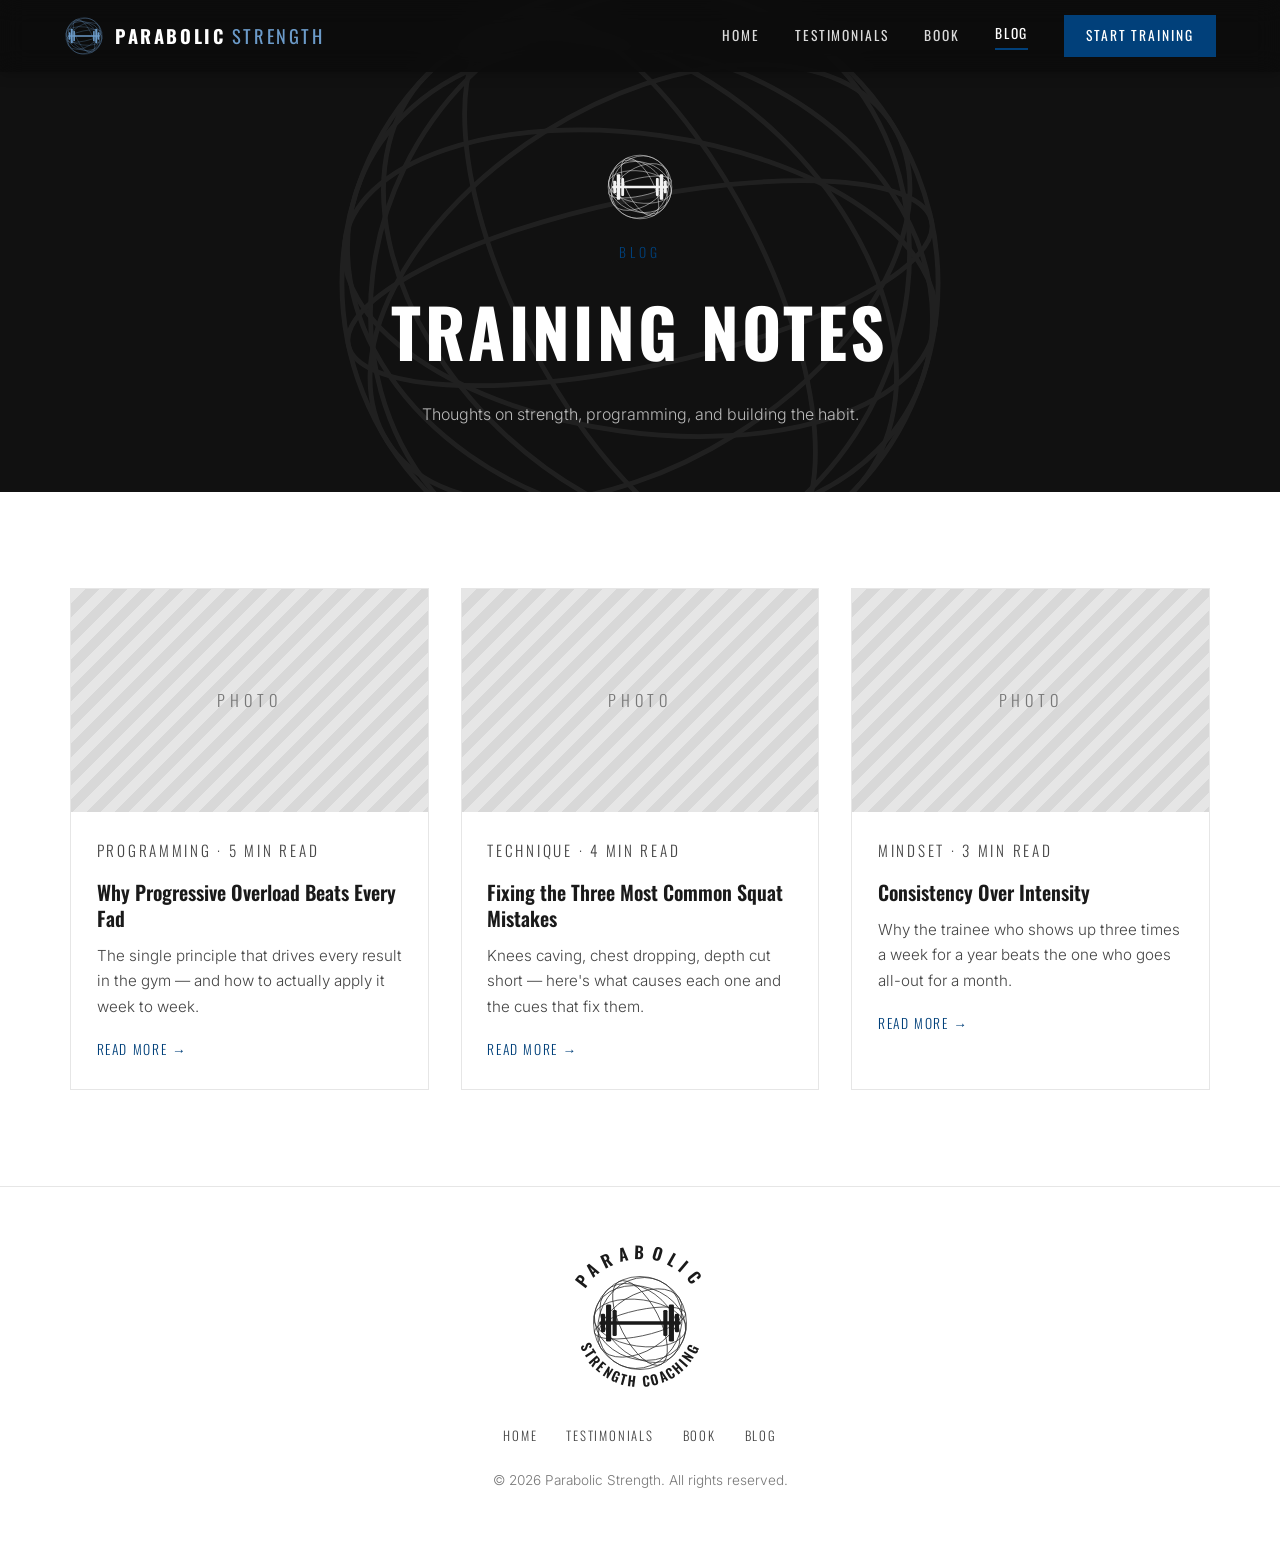
<file: blog.html>
<!DOCTYPE html>
<html lang="en">
<head>
  <meta charset="UTF-8">
  <meta name="viewport" content="width=device-width, initial-scale=1.0">
  <title>Blog — Parabolic Strength</title>
  <meta name="description" content="Training articles and coaching insights from Parabolic Strength.">
  <link rel="preconnect" href="https://fonts.googleapis.com">
  <link rel="preconnect" href="https://fonts.gstatic.com" crossorigin>
  <link href="https://fonts.googleapis.com/css2?family=Oswald:wght@400;500;600;700&family=Inter:wght@300;400;500;600&display=swap" rel="stylesheet">
  <link rel="stylesheet" href="css/style.css">
  <link rel="icon" type="image/svg+xml" href="assets/favicon.svg">
</head>
<body class="subpage">

  <!-- ===== NAVBAR ===== -->
  <header class="navbar solid" id="navbar">
    <a href="index.html" class="nav-logo"><span class="logo-mark"></span>PARABOLIC<span>STRENGTH</span></a>
    <nav class="nav-links" id="navLinks">
      <a href="index.html">Home</a>
      <a href="index.html#testimonials">Testimonials</a>
      <a href="book.html">Book</a>
      <a href="blog.html" class="active">Blog</a>
      <a href="book.html" class="nav-cta">Start Training</a>
    </nav>
    <button class="nav-toggle" id="navToggle" aria-label="Toggle menu">
      <span></span><span></span><span></span>
    </button>
  </header>

  <!-- ===== PAGE HEADER ===== -->
  <section class="page-header has-deco">
    <span class="deco-sphere header-sphere"></span>
    <div class="container">
      <span class="logo-mark page-mark"></span>
      <p class="section-kicker">Blog</p>
      <h1 class="page-title">TRAINING NOTES</h1>
      <p class="page-sub">Thoughts on strength, programming, and building the habit.</p>
    </div>
  </section>

  <!-- ===== POSTS ===== -->
  <section class="section blog">
    <div class="container">
      <div class="blog-grid">

        <article class="blog-card">
          <div class="blog-card-img photo-placeholder"></div>
          <div class="blog-card-body">
            <p class="blog-meta">Programming &middot; 5 min read</p>
            <h3>Why Progressive Overload Beats Every Fad</h3>
            <p>The single principle that drives every result in the gym — and how to actually apply it week to week.</p>
            <a href="#" class="blog-link">Read more &rarr;</a>
          </div>
        </article>

        <article class="blog-card">
          <div class="blog-card-img photo-placeholder"></div>
          <div class="blog-card-body">
            <p class="blog-meta">Technique &middot; 4 min read</p>
            <h3>Fixing the Three Most Common Squat Mistakes</h3>
            <p>Knees caving, chest dropping, depth cut short — here's what causes each one and the cues that fix them.</p>
            <a href="#" class="blog-link">Read more &rarr;</a>
          </div>
        </article>

        <article class="blog-card">
          <div class="blog-card-img photo-placeholder"></div>
          <div class="blog-card-body">
            <p class="blog-meta">Mindset &middot; 3 min read</p>
            <h3>Consistency Over Intensity</h3>
            <p>Why the trainee who shows up three times a week for a year beats the one who goes all-out for a month.</p>
            <a href="#" class="blog-link">Read more &rarr;</a>
          </div>
        </article>

      </div>
    </div>
  </section>

  <!-- ===== FOOTER ===== -->
  <footer class="footer">
    <div class="container footer-grid">
      <span class="logo-full footer-brand"></span>
      <nav class="footer-links">
        <a href="index.html">Home</a>
        <a href="index.html#testimonials">Testimonials</a>
        <a href="book.html">Book</a>
        <a href="blog.html">Blog</a>
      </nav>
      <p class="footer-copy">&copy; 2026 Parabolic Strength. All rights reserved.</p>
    </div>
  </footer>

  <script src="js/main.js"></script>
</body>
</html>
</file>
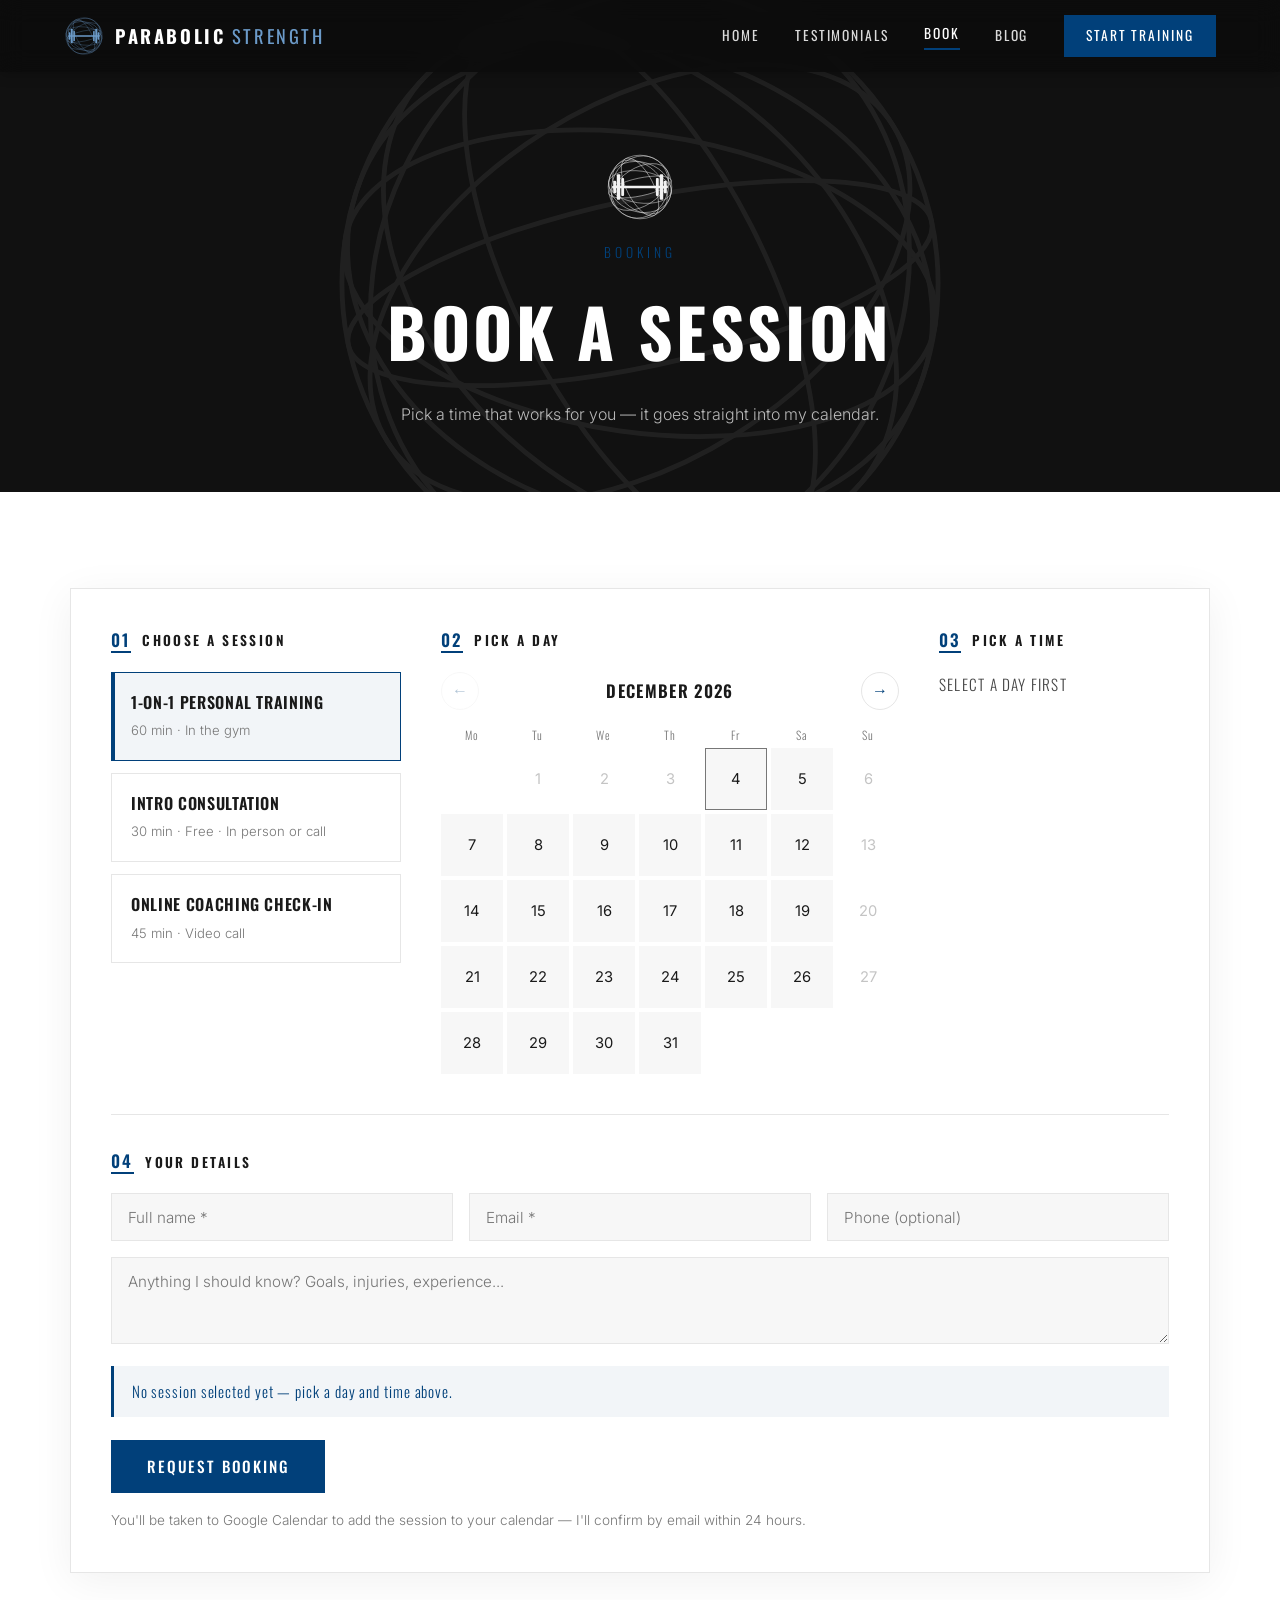
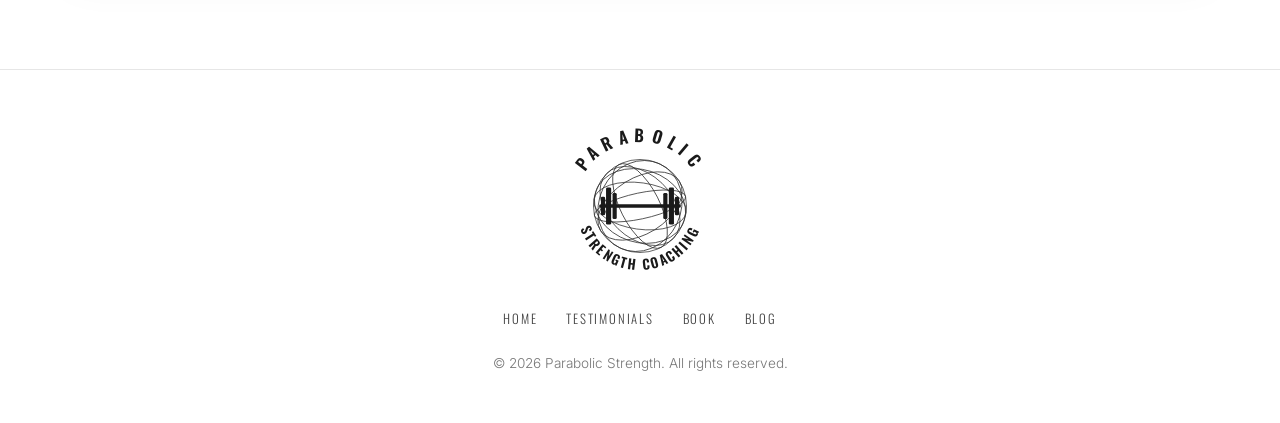
<file: book.html>
<!DOCTYPE html>
<html lang="en">
<head>
  <meta charset="UTF-8">
  <meta name="viewport" content="width=device-width, initial-scale=1.0">
  <title>Book a Session — Parabolic Strength</title>
  <meta name="description" content="Book a personal training session with Parabolic Strength.">
  <link rel="preconnect" href="https://fonts.googleapis.com">
  <link rel="preconnect" href="https://fonts.gstatic.com" crossorigin>
  <link href="https://fonts.googleapis.com/css2?family=Oswald:wght@400;500;600;700&family=Inter:wght@300;400;500;600&display=swap" rel="stylesheet">
  <link rel="stylesheet" href="css/style.css">
  <link rel="icon" type="image/svg+xml" href="assets/favicon.svg">
</head>
<body class="subpage">

  <!-- ===== NAVBAR ===== -->
  <header class="navbar solid" id="navbar">
    <a href="index.html" class="nav-logo"><span class="logo-mark"></span>PARABOLIC<span>STRENGTH</span></a>
    <nav class="nav-links" id="navLinks">
      <a href="index.html">Home</a>
      <a href="index.html#testimonials">Testimonials</a>
      <a href="book.html" class="active">Book</a>
      <a href="blog.html">Blog</a>
      <a href="book.html" class="nav-cta">Start Training</a>
    </nav>
    <button class="nav-toggle" id="navToggle" aria-label="Toggle menu">
      <span></span><span></span><span></span>
    </button>
  </header>

  <!-- ===== PAGE HEADER ===== -->
  <section class="page-header has-deco">
    <span class="deco-sphere header-sphere"></span>
    <div class="container">
      <span class="logo-mark page-mark"></span>
      <p class="section-kicker">Booking</p>
      <h1 class="page-title">BOOK A SESSION</h1>
      <p class="page-sub">Pick a time that works for you — it goes straight into my calendar.</p>
    </div>
  </section>

  <!-- ===== CALENDAR ===== -->
  <section class="section booking">
    <div class="container">
      <!--
        Google Calendar booking:
        1. In Google Calendar, create an "Appointment schedule"
        2. Click Share > copy the booking page link
        3. Paste it into BOOKING_URL at the top of js/main.js
        The built-in booking widget below is then replaced automatically
        by the official Google Calendar embed.
      -->
      <div id="bookingEmbed" class="booking-embed">
        <div class="booking-shell">

          <div class="booking-widget">
            <aside class="booking-step booking-side">
              <p class="step-label"><span>01</span>Choose a session</p>
              <label class="session-option">
                <input type="radio" name="session" value="pt60" checked
                       data-name="1-on-1 Personal Training" data-duration="60">
                <span class="session-card">
                  <strong>1-on-1 Personal Training</strong>
                  <em>60 min &middot; In the gym</em>
                </span>
              </label>
              <label class="session-option">
                <input type="radio" name="session" value="consult30"
                       data-name="Intro Consultation" data-duration="30">
                <span class="session-card">
                  <strong>Intro Consultation</strong>
                  <em>30 min &middot; Free &middot; In person or call</em>
                </span>
              </label>
              <label class="session-option">
                <input type="radio" name="session" value="checkin45"
                       data-name="Online Coaching Check-in" data-duration="45">
                <span class="session-card">
                  <strong>Online Coaching Check-in</strong>
                  <em>45 min &middot; Video call</em>
                </span>
              </label>
            </aside>

            <div class="booking-step booking-cal">
              <p class="step-label"><span>02</span>Pick a day</p>
              <div class="cal-head">
                <button type="button" id="calPrev" aria-label="Previous month">&#8592;</button>
                <span id="calTitle"></span>
                <button type="button" id="calNext" aria-label="Next month">&#8594;</button>
              </div>
              <div class="cal-dow">
                <span>Mo</span><span>Tu</span><span>We</span><span>Th</span><span>Fr</span><span>Sa</span><span>Su</span>
              </div>
              <div class="cal-grid" id="calGrid"></div>
            </div>

            <div class="booking-step booking-slots">
              <p class="step-label"><span>03</span>Pick a time</p>
              <p class="slot-day" id="slotDay">Select a day first</p>
              <div class="slot-grid" id="slotGrid"></div>
            </div>
          </div>

          <form class="booking-form booking-step" id="bookingForm" novalidate>
            <p class="step-label"><span>04</span>Your details</p>
            <div class="form-grid">
              <input type="text" id="bkName" placeholder="Full name *" required autocomplete="name">
              <input type="email" id="bkEmail" placeholder="Email *" required autocomplete="email">
              <input type="tel" id="bkPhone" placeholder="Phone (optional)" autocomplete="tel">
              <textarea id="bkNotes" rows="3" placeholder="Anything I should know? Goals, injuries, experience..."></textarea>
            </div>
            <p class="booking-summary" id="bookingSummary">No session selected yet — pick a day and time above.</p>
            <button type="submit" class="btn btn-accent">Request Booking</button>
            <p class="booking-note">You'll be taken to Google Calendar to add the session to your calendar &mdash; I'll confirm by email within 24 hours.</p>
          </form>

          <div class="booking-success" id="bookingSuccess" hidden>
            <span class="logo-mark success-mark"></span>
            <h3>Request sent!</h3>
            <p id="bookingSuccessDetail"></p>
            <p>A Google Calendar tab just opened with the session pre-filled &mdash; hit <strong>Save</strong> there so it's in your calendar too. I'll confirm by email within 24 hours.</p>
            <button type="button" class="btn btn-accent" id="bookingAgain">Book Another Session</button>
          </div>

        </div>
      </div>
    </div>
  </section>

  <!-- ===== FOOTER ===== -->
  <footer class="footer">
    <div class="container footer-grid">
      <span class="logo-full footer-brand"></span>
      <nav class="footer-links">
        <a href="index.html">Home</a>
        <a href="index.html#testimonials">Testimonials</a>
        <a href="book.html">Book</a>
        <a href="blog.html">Blog</a>
      </nav>
      <p class="footer-copy">&copy; 2026 Parabolic Strength. All rights reserved.</p>
    </div>
  </footer>

  <script src="js/main.js"></script>
  <script src="js/booking.js"></script>
</body>
</html>
</file>
<file: css/style.css>
/* ============================================================
   PARABOLIC STRENGTH — main stylesheet
   Palette: white / black / grey + accent #4A6B8A
   ============================================================ */

:root {
  --accent: #01407a;
  --accent-dark: #012c55;
  --accent-light: #6c9bc9;
  --black: #111111;
  --near-black: #1a1a1a;
  --grey-dark: #444444;
  --grey: #777777;
  --grey-light: #e6e6e6;
  --off-white: #f7f7f7;
  --white: #ffffff;
  --font-display: 'Oswald', sans-serif;
  --font-body: 'Inter', sans-serif;
  --nav-height: 72px;
}

* { margin: 0; padding: 0; box-sizing: border-box; }

html { scroll-behavior: smooth; }

body {
  font-family: var(--font-body);
  color: var(--near-black);
  background: var(--white);
  line-height: 1.7;
  font-weight: 300;
}

img { max-width: 100%; display: block; }

.container {
  width: min(1140px, 90%);
  margin: 0 auto;
}

/* ---------- Buttons ---------- */
.btn {
  display: inline-block;
  font-family: var(--font-display);
  font-weight: 500;
  font-size: 0.95rem;
  letter-spacing: 0.12em;
  text-transform: uppercase;
  text-decoration: none;
  padding: 0.9rem 2.2rem;
  transition: background 0.25s ease, color 0.25s ease, border-color 0.25s ease;
}

.btn-accent {
  background: var(--accent);
  color: var(--white);
  border: 1px solid var(--accent);
}
.btn-accent:hover { background: var(--accent-dark); border-color: var(--accent-dark); }

.btn-ghost {
  background: transparent;
  color: var(--white);
  border: 1px solid rgba(255, 255, 255, 0.6);
}
.btn-ghost:hover { border-color: var(--white); background: rgba(255, 255, 255, 0.1); }

.btn-light {
  background: var(--white);
  color: var(--black);
  border: 1px solid var(--white);
}
.btn-light:hover { background: transparent; color: var(--white); }

/* ---------- Navbar ---------- */
.navbar {
  position: fixed;
  top: 0; left: 0; right: 0;
  z-index: 100;
  height: var(--nav-height);
  display: flex;
  align-items: center;
  justify-content: space-between;
  padding: 0 5%;
  background: transparent;
  transition: background 0.3s ease, box-shadow 0.3s ease;
}

.navbar.solid,
.navbar.scrolled {
  background: rgba(12, 12, 12, 0.82);
  backdrop-filter: blur(12px);
  -webkit-backdrop-filter: blur(12px);
  box-shadow: 0 2px 12px rgba(0, 0, 0, 0.25);
}

.nav-logo {
  display: flex;
  align-items: center;
  font-family: var(--font-display);
  font-weight: 700;
  font-size: 1.15rem;
  letter-spacing: 0.14em;
  color: var(--white);
  text-decoration: none;
}
.nav-logo span { color: var(--accent-light); margin-left: 0.35em; font-weight: 400; }

/* ---------- Logo mark (injected by js/main.js) ---------- */
.logo-mark svg, .logo-full svg { display: block; width: 100%; height: auto; }
.nav-logo .logo-mark { width: 40px; margin: 0 0.7rem 0 0; flex-shrink: 0; }
.hero-mark {
  display: block;
  width: 92px;
  margin: 0 0 1.4rem auto;
  opacity: 0.95;
}
.page-mark {
  display: block;
  width: 70px;
  margin: 0 auto 1.2rem;
  opacity: 0.95;
}
.footer-brand { display: block; width: 160px; margin: 0 auto; color: var(--near-black); }

/* ---------- Decorative wireframe spheres (injected by js/main.js) ---------- */
.has-deco {
  position: relative;
  overflow: hidden;
  isolation: isolate;
}
.deco-sphere {
  position: absolute;
  z-index: -1;
  pointer-events: none;
}
.deco-sphere svg {
  display: block;
  width: 100%;
  height: auto;
  animation: deco-spin 140s linear infinite;
}
@keyframes deco-spin {
  to { transform: rotate(360deg); }
}
@media (prefers-reduced-motion: reduce) {
  .deco-sphere svg { animation: none; }
}

.about-sphere { width: 560px; right: -180px; top: -150px; color: var(--accent); opacity: 0.06; }
.testimonials-sphere { width: 680px; left: -220px; bottom: -240px; color: var(--accent); opacity: 0.05; }
.cta-sphere { width: 480px; right: -130px; top: 50%; margin-top: -240px; color: var(--white); opacity: 0.1; }
.header-sphere { width: 620px; left: 50%; top: 50%; transform: translate(-50%, -44%); color: var(--white); opacity: 0.07; }

/* ---------- Scroll reveal ---------- */
.reveal {
  opacity: 0;
  transform: translateY(26px);
  transition: opacity 0.7s ease, transform 0.7s ease;
}
.reveal.visible {
  opacity: 1;
  transform: none;
}

/* ---------- Global polish ---------- */
::selection { background: var(--accent); color: var(--white); }

.nav-links {
  display: flex;
  align-items: center;
  gap: 2.2rem;
}

.nav-links a {
  font-family: var(--font-display);
  font-size: 0.85rem;
  font-weight: 400;
  letter-spacing: 0.14em;
  text-transform: uppercase;
  color: rgba(255, 255, 255, 0.85);
  text-decoration: none;
  transition: color 0.2s ease;
}
.nav-links a:hover { color: var(--white); }
.nav-links a.active { color: var(--white); border-bottom: 2px solid var(--accent); padding-bottom: 3px; }

.nav-links .nav-cta {
  background: var(--accent);
  color: var(--white);
  padding: 0.6rem 1.4rem;
  border-bottom: none;
}
.nav-links .nav-cta:hover { background: var(--accent-dark); }

.nav-toggle {
  display: none;
  flex-direction: column;
  gap: 5px;
  background: none;
  border: none;
  cursor: pointer;
  padding: 6px;
}
.nav-toggle span {
  display: block;
  width: 26px;
  height: 2px;
  background: var(--white);
  transition: transform 0.25s ease, opacity 0.25s ease;
}
.nav-toggle.open span:nth-child(1) { transform: translateY(7px) rotate(45deg); }
.nav-toggle.open span:nth-child(2) { opacity: 0; }
.nav-toggle.open span:nth-child(3) { transform: translateY(-7px) rotate(-45deg); }

/* ---------- Hero ---------- */
.hero {
  position: relative;
  height: 100vh;
  min-height: 600px;
  display: flex;
  align-items: center;
  justify-content: flex-end;
  text-align: right;
  overflow: hidden;
  background: linear-gradient(160deg, #1a1a1a 0%, #2b2b2b 55%, #171717 100%);
}

.hero-video-wrap {
  position: absolute;
  inset: 0;
}
.hero-canvas {
  position: absolute;
  inset: 0;
  width: 100%;
  height: 100%;
}
.hero-video-wrap video {
  position: absolute;
  inset: 0;
  width: 100%;
  height: 100%;
  object-fit: cover;
  filter: grayscale(100%) contrast(1.05);
}
/* once a real hero video loads, the generated backdrop steps aside */
.has-hero-video .hero-canvas { display: none; }
.hero-overlay {
  position: absolute;
  inset: 0;
  background: linear-gradient(to bottom, rgba(0,0,0,0.55), rgba(0,0,0,0.35) 50%, rgba(0,0,0,0.65));
}

.hero-content {
  position: relative;
  z-index: 2;
  color: var(--white);
  padding: 0 6vw 0 1rem;
  max-width: 760px;
}

.hero-kicker {
  font-family: var(--font-display);
  font-size: 0.95rem;
  font-weight: 400;
  letter-spacing: 0.35em;
  text-transform: uppercase;
  color: rgba(255, 255, 255, 0.75);
  margin-bottom: 1rem;
}

.hero-title {
  font-family: var(--font-display);
  font-weight: 700;
  font-size: clamp(3.2rem, 10vw, 7.5rem);
  line-height: 1.02;
  letter-spacing: 0.04em;
}

.hero-sub {
  margin-top: 1.2rem;
  font-size: 1.15rem;
  font-weight: 300;
  color: rgba(255, 255, 255, 0.85);
}

.hero-actions {
  margin-top: 2.4rem;
  display: flex;
  gap: 1rem;
  justify-content: flex-end;
  flex-wrap: wrap;
}

.hero-scroll {
  position: absolute;
  bottom: 2rem;
  left: 50%;
  transform: translateX(-50%);
  z-index: 2;
}
.hero-scroll-line {
  display: block;
  width: 1px;
  height: 48px;
  background: rgba(255, 255, 255, 0.6);
  animation: scrollPulse 2s ease-in-out infinite;
}
@keyframes scrollPulse {
  0%, 100% { transform: scaleY(1); opacity: 0.6; }
  50% { transform: scaleY(0.55); opacity: 1; }
}

/* ---------- Sections ---------- */
.section { padding: 6rem 0; }

.section-kicker {
  font-family: var(--font-display);
  font-size: 0.85rem;
  letter-spacing: 0.3em;
  text-transform: uppercase;
  color: var(--accent);
  margin-bottom: 0.6rem;
}

.section-title {
  font-family: var(--font-display);
  font-weight: 600;
  font-size: clamp(2rem, 4.5vw, 3rem);
  text-transform: uppercase;
  letter-spacing: 0.03em;
  margin-bottom: 1.6rem;
}

/* ---------- About ---------- */
.about-grid {
  display: grid;
  grid-template-columns: 1fr 1.15fr;
  gap: 4rem;
  align-items: center;
}

.about-photo {
  aspect-ratio: 4 / 5;
  overflow: hidden;
  background: var(--grey-light);
}
.about-photo img {
  width: 100%;
  height: 100%;
  object-fit: cover;
  filter: grayscale(100%);
  transition: filter 0.4s ease;
}
.about-photo:hover img { filter: grayscale(0%); }

.photo-placeholder {
  background:
    linear-gradient(135deg, var(--grey-light) 25%, #d8d8d8 25%, #d8d8d8 50%, var(--grey-light) 50%, var(--grey-light) 75%, #d8d8d8 75%);
  background-size: 28px 28px;
  position: relative;
}
.photo-placeholder::after {
  content: 'PHOTO';
  position: absolute;
  inset: 0;
  display: flex;
  align-items: center;
  justify-content: center;
  font-family: var(--font-display);
  letter-spacing: 0.3em;
  color: var(--grey);
}

.about-text p { margin-bottom: 1.2rem; color: var(--grey-dark); }
.about-text .btn { margin-top: 0.8rem; }

/* ---------- Testimonials ---------- */
.testimonials {
  position: relative;
  background: var(--off-white);
  text-align: center;
  overflow: hidden;
}
.testimonials::before {
  content: '';
  position: absolute;
  top: -30%;
  left: 50%;
  transform: translateX(-50%);
  width: 900px;
  height: 600px;
  background: radial-gradient(closest-side, rgba(1, 64, 122, 0.06), transparent);
  pointer-events: none;
}

.testimonial-carousel {
  position: relative;
  margin-top: 3rem;
}

.testimonial-track {
  display: flex;
  gap: 1.6rem;
  overflow-x: auto;
  scroll-snap-type: x mandatory;
  scroll-behavior: smooth;
  padding: 1rem 0.25rem 1.6rem;
  scrollbar-width: thin;
  scrollbar-color: var(--accent) var(--grey-light);
}
.testimonial-track::-webkit-scrollbar { height: 5px; }
.testimonial-track::-webkit-scrollbar-track { background: var(--grey-light); }
.testimonial-track::-webkit-scrollbar-thumb { background: var(--accent); border-radius: 999px; }

.carousel-btn {
  position: absolute;
  top: 50%;
  transform: translateY(-50%);
  z-index: 3;
  width: 46px;
  height: 46px;
  border-radius: 50%;
  border: 1px solid var(--grey-light);
  background: var(--white);
  color: var(--accent);
  font-size: 1.2rem;
  cursor: pointer;
  box-shadow: 0 4px 14px rgba(0, 0, 0, 0.08);
  transition: background 0.2s ease, color 0.2s ease;
}
.carousel-btn:hover { background: var(--accent); color: var(--white); }
.carousel-btn.prev { left: -23px; }
.carousel-btn.next { right: -23px; }

.testimonial-card {
  flex: 0 0 min(360px, 82vw);
  scroll-snap-align: start;
  position: relative;
  background: var(--white);
  border: 1px solid var(--grey-light);
  padding: 3.2rem 2rem 2rem;
  text-align: left;
  display: flex;
  flex-direction: column;
  box-shadow: 0 2px 12px rgba(0, 0, 0, 0.04);
  transition: transform 0.3s ease, border-color 0.3s ease, box-shadow 0.3s ease;
}
.testimonial-card:hover {
  transform: translateY(-8px);
  border-color: rgba(1, 64, 122, 0.35);
  box-shadow: 0 18px 44px rgba(1, 64, 122, 0.12);
}
/* featured middle card */
.testimonial-card.featured {
  border-top: 3px solid var(--accent);
  background: linear-gradient(180deg, #f3f7fb, var(--white) 70%);
}

.testimonial-quote {
  position: absolute;
  top: 0.4rem;
  left: 1.4rem;
  font-family: Georgia, serif;
  font-size: 5rem;
  line-height: 1;
  color: var(--accent);
  opacity: 0.18;
  pointer-events: none;
}

.testimonial-stat {
  position: absolute;
  top: 1.2rem;
  right: 1.2rem;
  font-family: var(--font-display);
  font-size: 0.72rem;
  font-weight: 600;
  letter-spacing: 0.16em;
  color: var(--accent);
  border: 1px solid rgba(1, 64, 122, 0.35);
  background: rgba(1, 64, 122, 0.05);
  padding: 0.3rem 0.7rem;
  border-radius: 999px;
  white-space: nowrap;
}

.testimonial-card blockquote {
  font-size: 1.02rem;
  color: var(--grey-dark);
  margin-bottom: 1.8rem;
  flex-grow: 1;
}

.testimonial-card figcaption {
  display: flex;
  align-items: center;
  gap: 0.9rem;
  border-top: 1px solid var(--grey-light);
  padding-top: 1.2rem;
}

.testimonial-avatar {
  flex-shrink: 0;
  width: 44px;
  height: 44px;
  border-radius: 50%;
  display: flex;
  align-items: center;
  justify-content: center;
  font-family: var(--font-display);
  font-weight: 600;
  font-size: 1.05rem;
  color: var(--white);
  background: linear-gradient(135deg, var(--accent), var(--accent-dark));
}

.testimonial-name {
  font-family: var(--font-display);
  font-size: 0.9rem;
  letter-spacing: 0.12em;
  text-transform: uppercase;
  color: var(--near-black);
  display: flex;
  flex-direction: column;
  line-height: 1.5;
}
.testimonial-name em {
  font-family: var(--font-body);
  font-style: normal;
  font-size: 0.78rem;
  font-weight: 300;
  letter-spacing: 0.02em;
  text-transform: none;
  color: var(--grey);
}

/* ---------- CTA band ---------- */
.cta-band {
  background: linear-gradient(135deg, var(--accent-dark), var(--accent));
  color: var(--white);
  text-align: center;
  padding: 5rem 0;
}
.cta-band h2 {
  font-family: var(--font-display);
  font-weight: 600;
  font-size: clamp(1.8rem, 4vw, 2.6rem);
  text-transform: uppercase;
  letter-spacing: 0.04em;
  margin-bottom: 1.8rem;
}

/* ---------- Subpages (book / blog) ---------- */
.subpage .page-header {
  background: var(--black);
  color: var(--white);
  padding: calc(var(--nav-height) + 5rem) 0 4rem;
  text-align: center;
}

.page-title {
  font-family: var(--font-display);
  font-weight: 700;
  font-size: clamp(2.4rem, 6vw, 4.2rem);
  letter-spacing: 0.05em;
}

.page-sub {
  margin-top: 0.8rem;
  color: rgba(255, 255, 255, 0.7);
}

/* ---------- Booking ---------- */
.booking-embed iframe {
  width: 100%;
  height: 900px;
  border: 1px solid var(--grey-light);
}

.booking-shell {
  background: var(--white);
  border: 1px solid var(--grey-light);
  box-shadow: 0 8px 40px rgba(0, 0, 0, 0.06);
  padding: 2.5rem;
}

.booking-widget {
  display: grid;
  grid-template-columns: 290px 1fr 230px;
  gap: 2.5rem;
  align-items: start;
}

.step-label {
  font-family: var(--font-display);
  font-size: 0.85rem;
  font-weight: 600;
  letter-spacing: 0.18em;
  text-transform: uppercase;
  color: var(--near-black);
  margin-bottom: 1.2rem;
  display: flex;
  align-items: center;
  gap: 0.7rem;
}
.step-label span {
  color: var(--accent);
  font-size: 1.05rem;
  border-bottom: 2px solid var(--accent);
  line-height: 1.3;
}

/* --- step 1: session types --- */
.session-option { display: block; margin-bottom: 0.8rem; cursor: pointer; }
.session-option input { position: absolute; opacity: 0; }
.session-card {
  display: block;
  border: 1px solid var(--grey-light);
  padding: 1rem 1.2rem;
  transition: border-color 0.2s ease, background 0.2s ease, box-shadow 0.2s ease;
}
.session-card strong {
  display: block;
  font-family: var(--font-display);
  font-weight: 600;
  font-size: 1rem;
  letter-spacing: 0.04em;
  text-transform: uppercase;
}
.session-card em {
  font-style: normal;
  font-size: 0.82rem;
  color: var(--grey);
}
.session-option:hover .session-card { border-color: var(--accent); }
.session-option input:checked + .session-card {
  border-color: var(--accent);
  background: rgba(1, 64, 122, 0.05);
  box-shadow: inset 3px 0 0 var(--accent);
}
.session-option input:focus-visible + .session-card { outline: 2px solid var(--accent); }

/* --- step 2: calendar --- */
.cal-head {
  display: flex;
  align-items: center;
  justify-content: space-between;
  margin-bottom: 0.9rem;
}
.cal-head span {
  font-family: var(--font-display);
  font-weight: 600;
  font-size: 1.05rem;
  letter-spacing: 0.08em;
  text-transform: uppercase;
}
.cal-head button {
  width: 38px;
  height: 38px;
  border-radius: 50%;
  border: 1px solid var(--grey-light);
  background: var(--white);
  color: var(--accent);
  font-size: 1rem;
  cursor: pointer;
  transition: background 0.2s ease, color 0.2s ease;
}
.cal-head button:hover:not(:disabled) { background: var(--accent); color: var(--white); }
.cal-head button:disabled { opacity: 0.3; cursor: default; }

.cal-dow,
.cal-grid {
  display: grid;
  grid-template-columns: repeat(7, 1fr);
  gap: 4px;
}
.cal-dow {
  margin-bottom: 4px;
  font-family: var(--font-display);
  font-size: 0.72rem;
  letter-spacing: 0.1em;
  color: var(--grey);
  text-align: center;
}

.cal-day {
  aspect-ratio: 1;
  border: 1px solid transparent;
  background: var(--off-white);
  font-family: var(--font-body);
  font-size: 0.92rem;
  color: var(--near-black);
  cursor: pointer;
  transition: border-color 0.15s ease, background 0.15s ease, color 0.15s ease;
}
.cal-day:hover:not(:disabled) { border-color: var(--accent); background: var(--white); }
.cal-day:disabled { background: transparent; color: #c4c4c4; cursor: default; }
.cal-day.today { border-color: var(--grey); }
.cal-day.selected {
  background: var(--accent);
  border-color: var(--accent);
  color: var(--white);
  font-weight: 600;
}

/* --- step 3: time slots --- */
.slot-day {
  font-family: var(--font-display);
  font-size: 0.95rem;
  letter-spacing: 0.08em;
  text-transform: uppercase;
  color: var(--grey-dark);
  margin-bottom: 0.9rem;
}
.slot-grid {
  display: grid;
  grid-template-columns: repeat(2, 1fr);
  gap: 8px;
}
.slot-btn {
  padding: 0.65rem 0;
  border: 1px solid var(--grey-light);
  background: var(--white);
  font-family: var(--font-display);
  font-size: 0.9rem;
  letter-spacing: 0.08em;
  color: var(--near-black);
  cursor: pointer;
  transition: border-color 0.15s ease, background 0.15s ease, color 0.15s ease;
}
.slot-btn:hover { border-color: var(--accent); color: var(--accent); }
.slot-btn.selected {
  background: var(--accent);
  border-color: var(--accent);
  color: var(--white);
}

/* --- step 4: details form --- */
.booking-form {
  margin-top: 2.5rem;
  padding-top: 2.2rem;
  border-top: 1px solid var(--grey-light);
}
.form-grid {
  display: grid;
  grid-template-columns: 1fr 1fr 1fr;
  gap: 1rem;
  margin-bottom: 1.4rem;
}
.form-grid textarea { grid-column: 1 / -1; resize: vertical; }
.form-grid input,
.form-grid textarea {
  font-family: var(--font-body);
  font-size: 0.95rem;
  font-weight: 300;
  color: var(--near-black);
  background: var(--off-white);
  border: 1px solid var(--grey-light);
  padding: 0.85rem 1rem;
  transition: border-color 0.2s ease, background 0.2s ease;
}
.form-grid input:focus,
.form-grid textarea:focus {
  outline: none;
  border-color: var(--accent);
  background: var(--white);
}

.booking-summary {
  font-family: var(--font-display);
  font-size: 0.95rem;
  letter-spacing: 0.06em;
  color: var(--accent);
  background: rgba(1, 64, 122, 0.05);
  border-left: 3px solid var(--accent);
  padding: 0.8rem 1.1rem;
  margin-bottom: 1.4rem;
}
.booking-summary.error {
  color: #a33;
  border-left-color: #a33;
  background: rgba(170, 51, 51, 0.06);
}

.booking-note {
  margin-top: 1rem;
  font-size: 0.85rem;
  color: var(--grey);
}

/* --- success panel --- */
.booking-success {
  text-align: center;
  padding: 3rem 1rem;
}
.booking-success .success-mark {
  display: block;
  width: 84px;
  margin: 0 auto 1.4rem;
  color: var(--accent);
}
.booking-success h3 {
  font-family: var(--font-display);
  font-weight: 600;
  font-size: 1.8rem;
  text-transform: uppercase;
  letter-spacing: 0.06em;
  margin-bottom: 1rem;
}
.booking-success p {
  max-width: 560px;
  margin: 0 auto 1rem;
  color: var(--grey-dark);
}
.booking-success .btn { margin-top: 1rem; }

/* ---------- Blog ---------- */
.blog-grid {
  display: grid;
  grid-template-columns: repeat(3, 1fr);
  gap: 2rem;
}

.blog-card {
  background: var(--white);
  border: 1px solid var(--grey-light);
  display: flex;
  flex-direction: column;
  transition: transform 0.25s ease, box-shadow 0.25s ease;
}
.blog-card:hover {
  transform: translateY(-4px);
  box-shadow: 0 8px 28px rgba(0, 0, 0, 0.08);
}

.blog-card-img { aspect-ratio: 16 / 10; }

.blog-card-body { padding: 1.6rem; }

.blog-meta {
  font-family: var(--font-display);
  font-size: 0.75rem;
  letter-spacing: 0.18em;
  text-transform: uppercase;
  color: var(--accent);
  margin-bottom: 0.6rem;
}

.blog-card h3 {
  font-family: var(--font-display);
  font-weight: 600;
  font-size: 1.25rem;
  line-height: 1.3;
  margin-bottom: 0.7rem;
}

.blog-card p { color: var(--grey-dark); font-size: 0.95rem; margin-bottom: 1rem; }

.blog-link {
  font-family: var(--font-display);
  font-size: 0.85rem;
  letter-spacing: 0.12em;
  text-transform: uppercase;
  color: var(--accent);
  text-decoration: none;
}
.blog-link:hover { color: var(--accent-dark); }

/* ---------- Footer ---------- */
.footer {
  background: var(--white);
  color: var(--grey-dark);
  border-top: 1px solid var(--grey-light);
  padding: 3.5rem 0 3rem;
}

.footer-grid {
  display: flex;
  flex-direction: column;
  align-items: center;
  gap: 1.4rem;
  text-align: center;
}

.footer-links { display: flex; gap: 1.8rem; flex-wrap: wrap; justify-content: center; }
.footer-links a {
  font-family: var(--font-display);
  font-size: 0.8rem;
  letter-spacing: 0.14em;
  text-transform: uppercase;
  color: var(--grey-dark);
  text-decoration: none;
}
.footer-links a:hover { color: var(--accent); }

.footer-copy { font-size: 0.85rem; color: var(--grey); }

/* ---------- Responsive ---------- */
@media (max-width: 900px) {
  .hero { justify-content: center; text-align: center; }
  .hero-content { padding: 0 1rem; }
  .hero-actions { justify-content: center; }
  .hero-mark { margin: 0 auto 1.4rem; width: 76px; }

  .about-grid { grid-template-columns: 1fr; gap: 2.5rem; }
  .blog-grid { grid-template-columns: 1fr; }

  /* on touch screens, swiping replaces the arrows */
  .carousel-btn { display: none; }

  .booking-shell { padding: 1.5rem; }
  .booking-widget { grid-template-columns: 1fr; gap: 2rem; }
  .slot-grid { grid-template-columns: repeat(3, 1fr); }
  .form-grid { grid-template-columns: 1fr; }

  .nav-toggle { display: flex; }

  .nav-links {
    position: fixed;
    top: var(--nav-height);
    left: 0; right: 0;
    background: var(--black);
    flex-direction: column;
    align-items: center;
    gap: 0;
    max-height: 0;
    overflow: hidden;
    transition: max-height 0.3s ease;
  }
  .nav-links.open { max-height: 400px; padding-bottom: 1.5rem; }
  .nav-links a { padding: 1rem 0; }
  .nav-links .nav-cta { margin-top: 0.5rem; }
}
</file>
